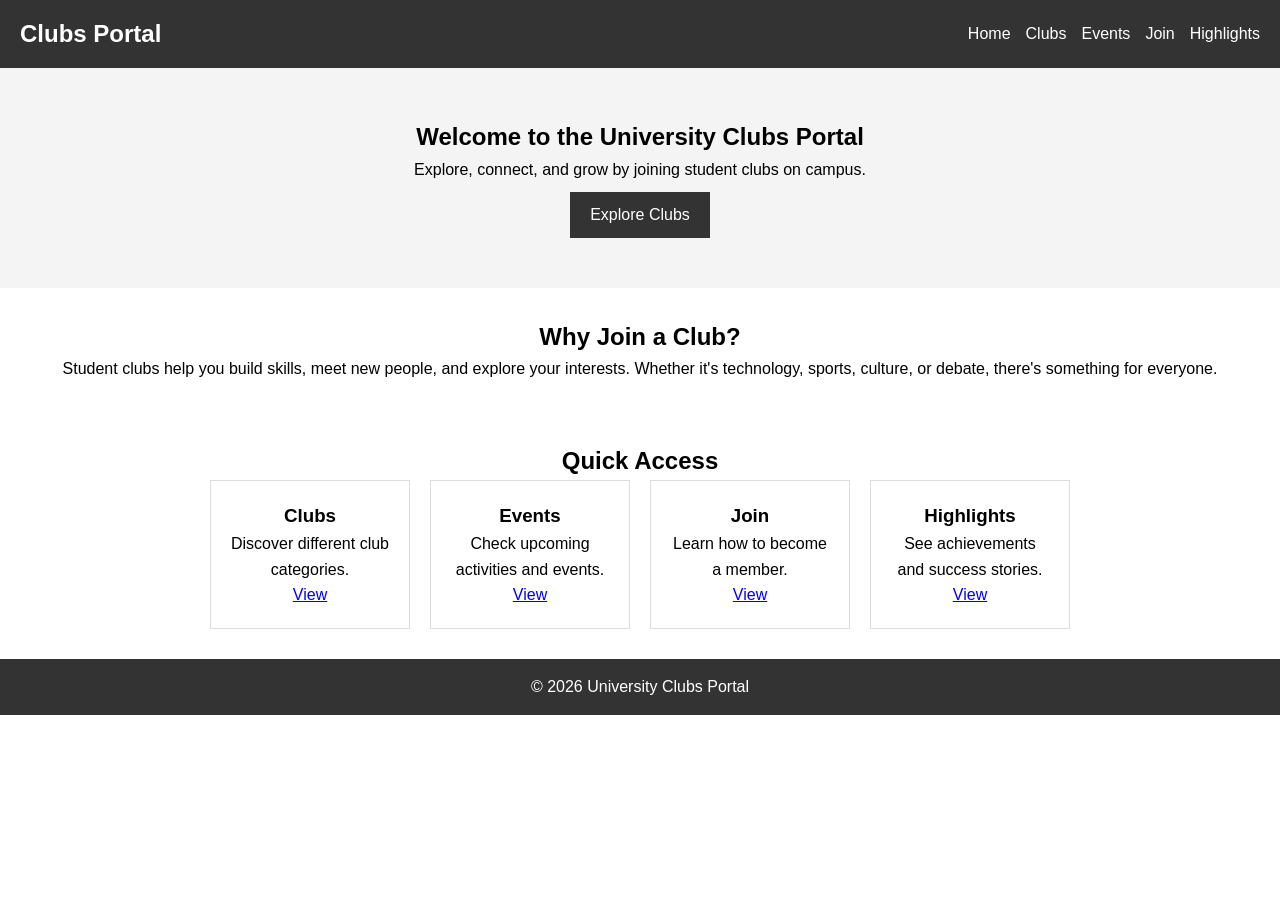
<file: src/index.html>
<!DOCTYPE html>
<html lang="en">
<head>
    <meta charset="UTF-8">
    <meta name="viewport" content="width=device-width, initial-scale=1.0">
    <title>University Clubs Portal</title>
    <link rel="stylesheet" href="../styles/styles.css">
</head>
<body>

    <!-- Navbar -->
    <header>
        <nav class="navbar">
            <h1>Clubs Portal</h1>
            <ul>
                <li><a href="index.html">Home</a></li>
                <li><a href="clubs.html">Clubs</a></li>
                <li><a href="events.html">Events</a></li>
                <li><a href="join.html">Join</a></li>
                <li><a href="highlights.html">Highlights</a></li>
            </ul>
        </nav>
    </header>

    <!-- Hero Section -->
    <section class="hero">
        <h2>Welcome to the University Clubs Portal</h2>
        <p>Explore, connect, and grow by joining student clubs on campus.</p>
        <a href="clubs.html" class="btn">Explore Clubs</a>
    </section>

    <!-- About Section -->
    <section class="about">
        <h2>Why Join a Club?</h2>
        <p>
            Student clubs help you build skills, meet new people, and explore your interests.
            Whether it's technology, sports, culture, or debate, there's something for everyone.
        </p>
    </section>

    <!-- Quick Links -->
    <section class="quick-links">
        <h2>Quick Access</h2>
        <div class="cards">
            <div class="card">
                <h3>Clubs</h3>
                <p>Discover different club categories.</p>
                <a href="clubs.html">View</a>
            </div>
            <div class="card">
                <h3>Events</h3>
                <p>Check upcoming activities and events.</p>
                <a href="events.html">View</a>
            </div>
            <div class="card">
                <h3>Join</h3>
                <p>Learn how to become a member.</p>
                <a href="join.html">View</a>
            </div>
            <div class="card">
                <h3>Highlights</h3>
                <p>See achievements and success stories.</p>
                <a href="highlights.html">View</a>
            </div>
        </div>
    </section>

    <!-- Footer -->
    <footer>
        <p>© 2026 University Clubs Portal</p>
    </footer>

</body>
</html>
</file>
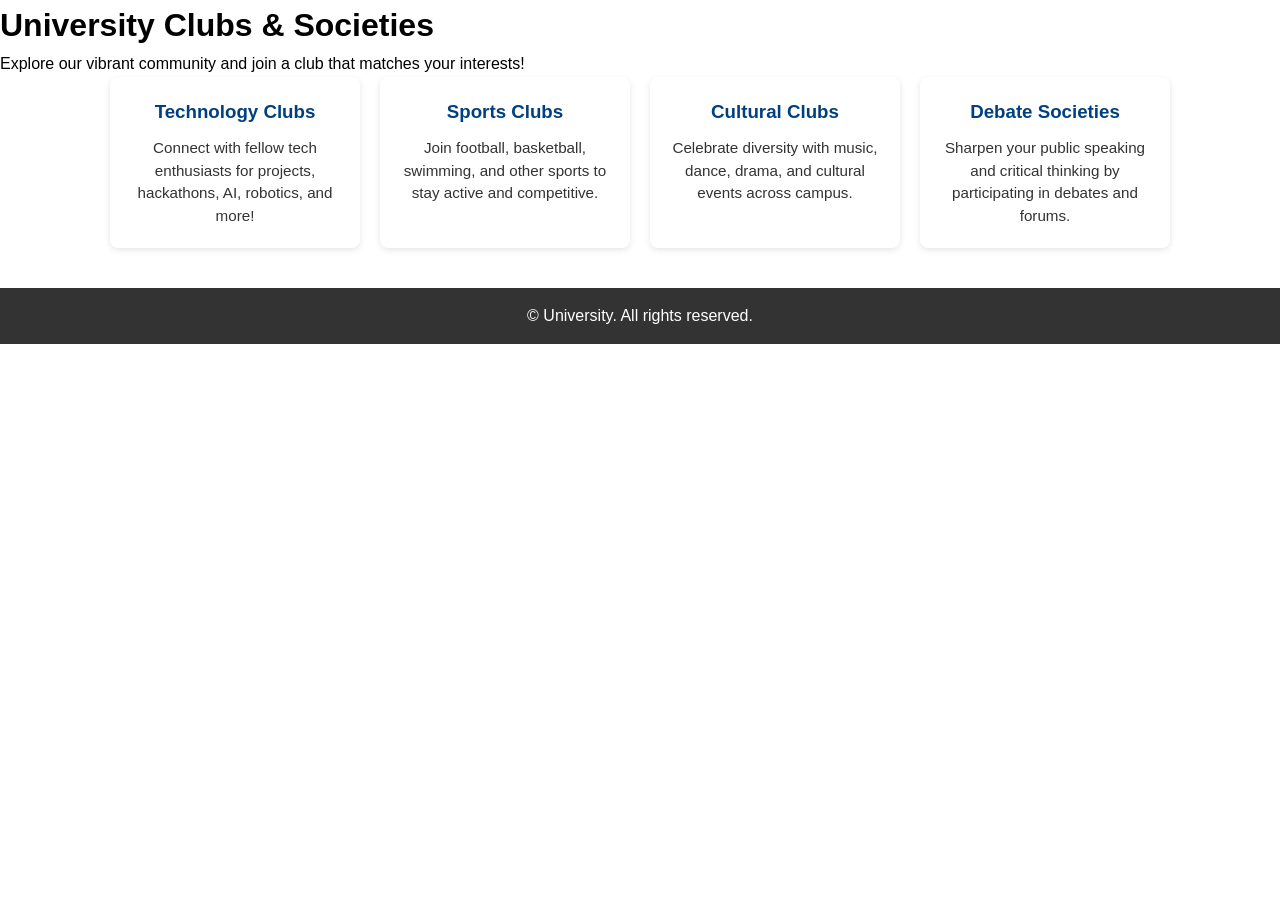
<file: src/clubs.html>
<!DOCTYPE html>
<html lang="en">
<head>
    <meta charset="UTF-8">
    <meta name="viewport" content="width=device-width, initial-scale=1.0">
    <title>University Clubs</title>
    <link rel="stylesheet" href="../styles/styles.css">
</head>
<body>

    <header>
        <h1>University Clubs & Societies</h1>
        <p>Explore our vibrant community and join a club that matches your interests!</p>
    </header>

    <div class="clubs-container">
    <div class="clubs-grid">
        <div class="club-card">
            <h3>Technology Clubs</h3>
            <p>Connect with fellow tech enthusiasts for projects, hackathons, AI, robotics, and more!</p>
        </div>

        <div class="club-card">
            <h3>Sports Clubs</h3>
            <p>Join football, basketball, swimming, and other sports to stay active and competitive.</p>
        </div>

        <div class="club-card">
            <h3>Cultural Clubs</h3>
            <p>Celebrate diversity with music, dance, drama, and cultural events across campus.</p>
        </div>

        <div class="club-card">
            <h3>Debate Societies</h3>
            <p>Sharpen your public speaking and critical thinking by participating in debates and forums.</p>
        </div>
    </div>
</div>
    <footer>
        &copy; University. All rights reserved.
    </footer>

</body>
</html>
</file>
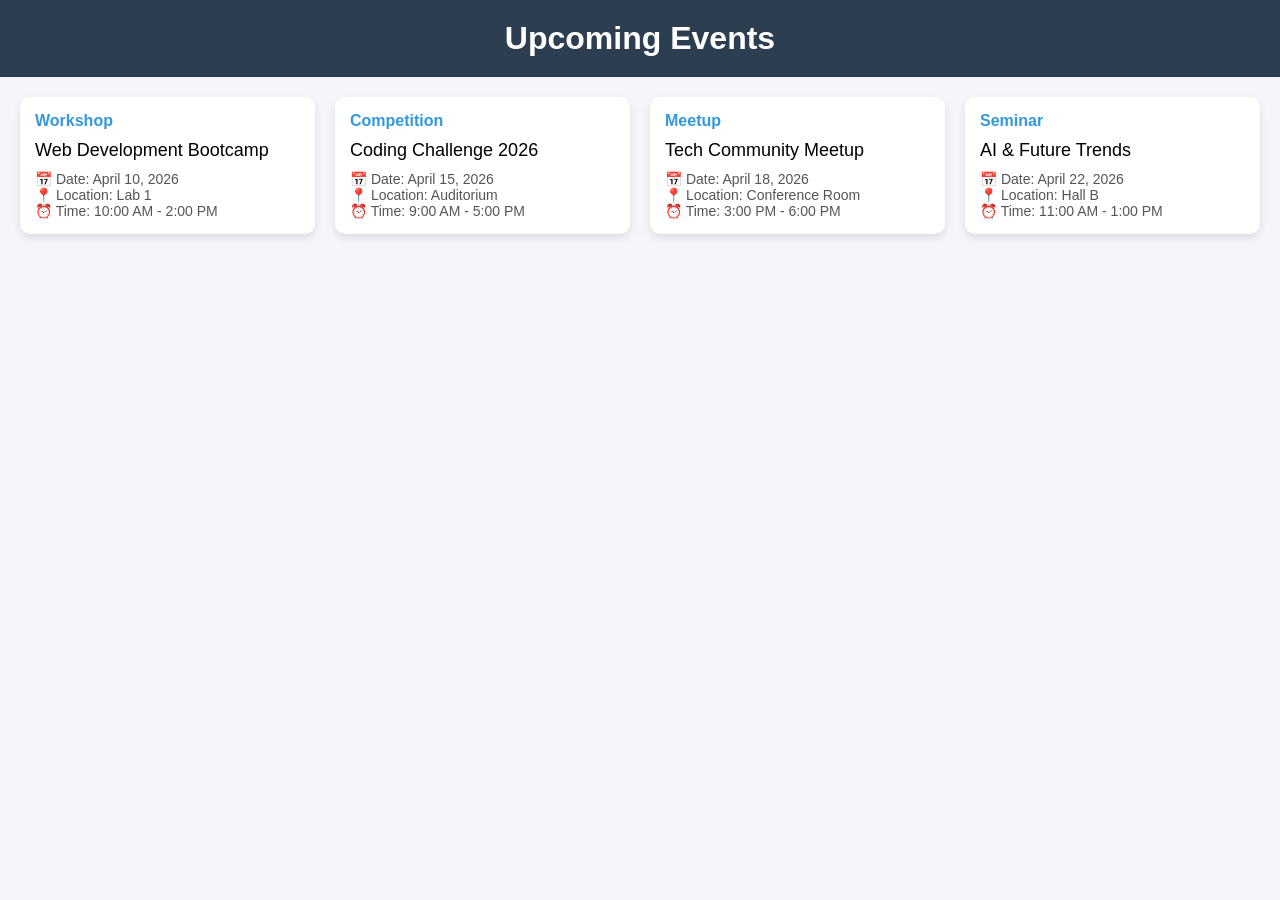
<file: src/events.html>
<!doctype html>
<html lang="en">
  <head>
    <meta charset="UTF-8" />
    <meta name="viewport" content="width=device-width, initial-scale=1.0" />
    <title>Events</title>

    <style>
      body {
        margin: 0;
        font-family: Arial, sans-serif;
        background-color: #f4f6f9;
      }

      header {
        background-color: #2c3e50;
        color: white;
        text-align: center;
        padding: 20px;
      }

      h1 {
        margin: 0;
      }

      .container {
        padding: 20px;
      }

      .events-grid {
        display: grid;
        grid-template-columns: repeat(4, 1fr);
        gap: 20px;
      }

      .event-card {
        background-color: white;
        border-radius: 10px;
        padding: 15px;
        box-shadow: 0 4px 8px rgba(0, 0, 0, 0.1);
        transition: 0.3s;
      }

      .event-card:hover {
        transform: scale(1.03);
      }

      .event-type {
        font-weight: bold;
        color: #3498db;
      }

      .event-title {
        font-size: 18px;
        margin: 10px 0;
      }

      .event-details {
        font-size: 14px;
        color: #555;
      }

      /* Responsive Design */

      @media (max-width: 1024px) {
        .events-grid {
          grid-template-columns: repeat(2, 1fr);
        }
      }

      @media (max-width: 600px) {
        .events-grid {
          grid-template-columns: 1fr;
        }

        header {
          font-size: 18px;
        }
      }
    </style>
  </head>
  <body>
    <header>
      <h1>Upcoming Events</h1>
    </header>

    <div class="container">
      <div class="events-grid">
        <!-- Workshop -->
        <div class="event-card">
          <div class="event-type">Workshop</div>
          <div class="event-title">Web Development Bootcamp</div>
          <div class="event-details">
            📅 Date: April 10, 2026<br />
            📍 Location: Lab 1<br />
            ⏰ Time: 10:00 AM - 2:00 PM
          </div>
        </div>

        <!-- Competition -->
        <div class="event-card">
          <div class="event-type">Competition</div>
          <div class="event-title">Coding Challenge 2026</div>
          <div class="event-details">
            📅 Date: April 15, 2026<br />
            📍 Location: Auditorium<br />
            ⏰ Time: 9:00 AM - 5:00 PM
          </div>
        </div>

        <!-- Meetup -->
        <div class="event-card">
          <div class="event-type">Meetup</div>
          <div class="event-title">Tech Community Meetup</div>
          <div class="event-details">
            📅 Date: April 18, 2026<br />
            📍 Location: Conference Room<br />
            ⏰ Time: 3:00 PM - 6:00 PM
          </div>
        </div>

        <!-- Seminar -->
        <div class="event-card">
          <div class="event-type">Seminar</div>
          <div class="event-title">AI & Future Trends</div>
          <div class="event-details">
            📅 Date: April 22, 2026<br />
            📍 Location: Hall B<br />
            ⏰ Time: 11:00 AM - 1:00 PM
          </div>
        </div>
      </div>
    </div>
  </body>
</html>
</file>
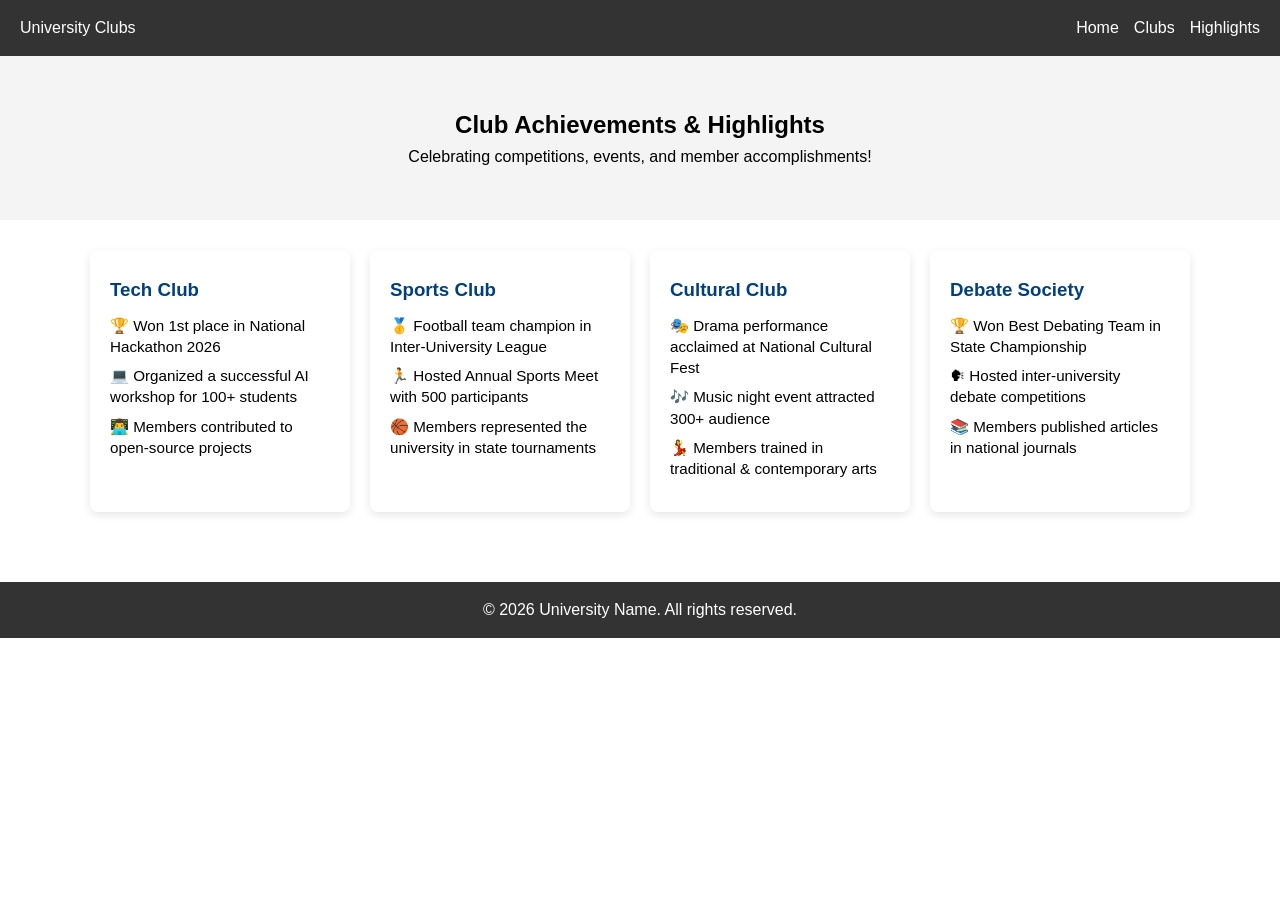
<file: src/highlights.html>
<!DOCTYPE html>
<html lang="en">
<head>
    <meta charset="UTF-8">
    <meta name="viewport" content="width=device-width, initial-scale=1.0">
    <title>Club Highlights</title>

<link rel="stylesheet" href="../styles/styles.css"></head>
<body>

    <!-- Navbar (reuse your existing navbar classes) -->
    <nav class="navbar">
        <div class="logo">University Clubs</div>
        <ul>
            <li><a href="index.html">Home</a></li>
            <li><a href="clubs.html">Clubs</a></li>
            <li><a href="highlights.html">Highlights</a></li>
        </ul>
    </nav>

    <!-- Hero Section -->
    <section class="hero">
        <h1>Club Achievements & Highlights</h1>
        <p>Celebrating competitions, events, and member accomplishments!</p>
    </section>

    <!-- Highlights Section -->
    <section class="highlights-container">
        <div class="highlights-grid">

            <div class="highlight-card">
                <h3>Tech Club</h3>
                <p>🏆 Won 1st place in National Hackathon 2026</p>
                <p>💻 Organized a successful AI workshop for 100+ students</p>
                <p>👨‍💻 Members contributed to open-source projects</p>
            </div>

            <div class="highlight-card">
                <h3>Sports Club</h3>
                <p>🥇 Football team champion in Inter-University League</p>
                <p>🏃 Hosted Annual Sports Meet with 500 participants</p>
                <p>🏀 Members represented the university in state tournaments</p>
            </div>

            <div class="highlight-card">
                <h3>Cultural Club</h3>
                <p>🎭 Drama performance acclaimed at National Cultural Fest</p>
                <p>🎶 Music night event attracted 300+ audience</p>
                <p>💃 Members trained in traditional & contemporary arts</p>
            </div>

            <div class="highlight-card">
                <h3>Debate Society</h3>
                <p>🏆 Won Best Debating Team in State Championship</p>
                <p>🗣 Hosted inter-university debate competitions</p>
                <p>📚 Members published articles in national journals</p>
            </div>

        </div>
    </section>

    <!-- Footer -->
    <footer>
        &copy; 2026 University Name. All rights reserved.
    </footer>

</body>
</html>
</file>
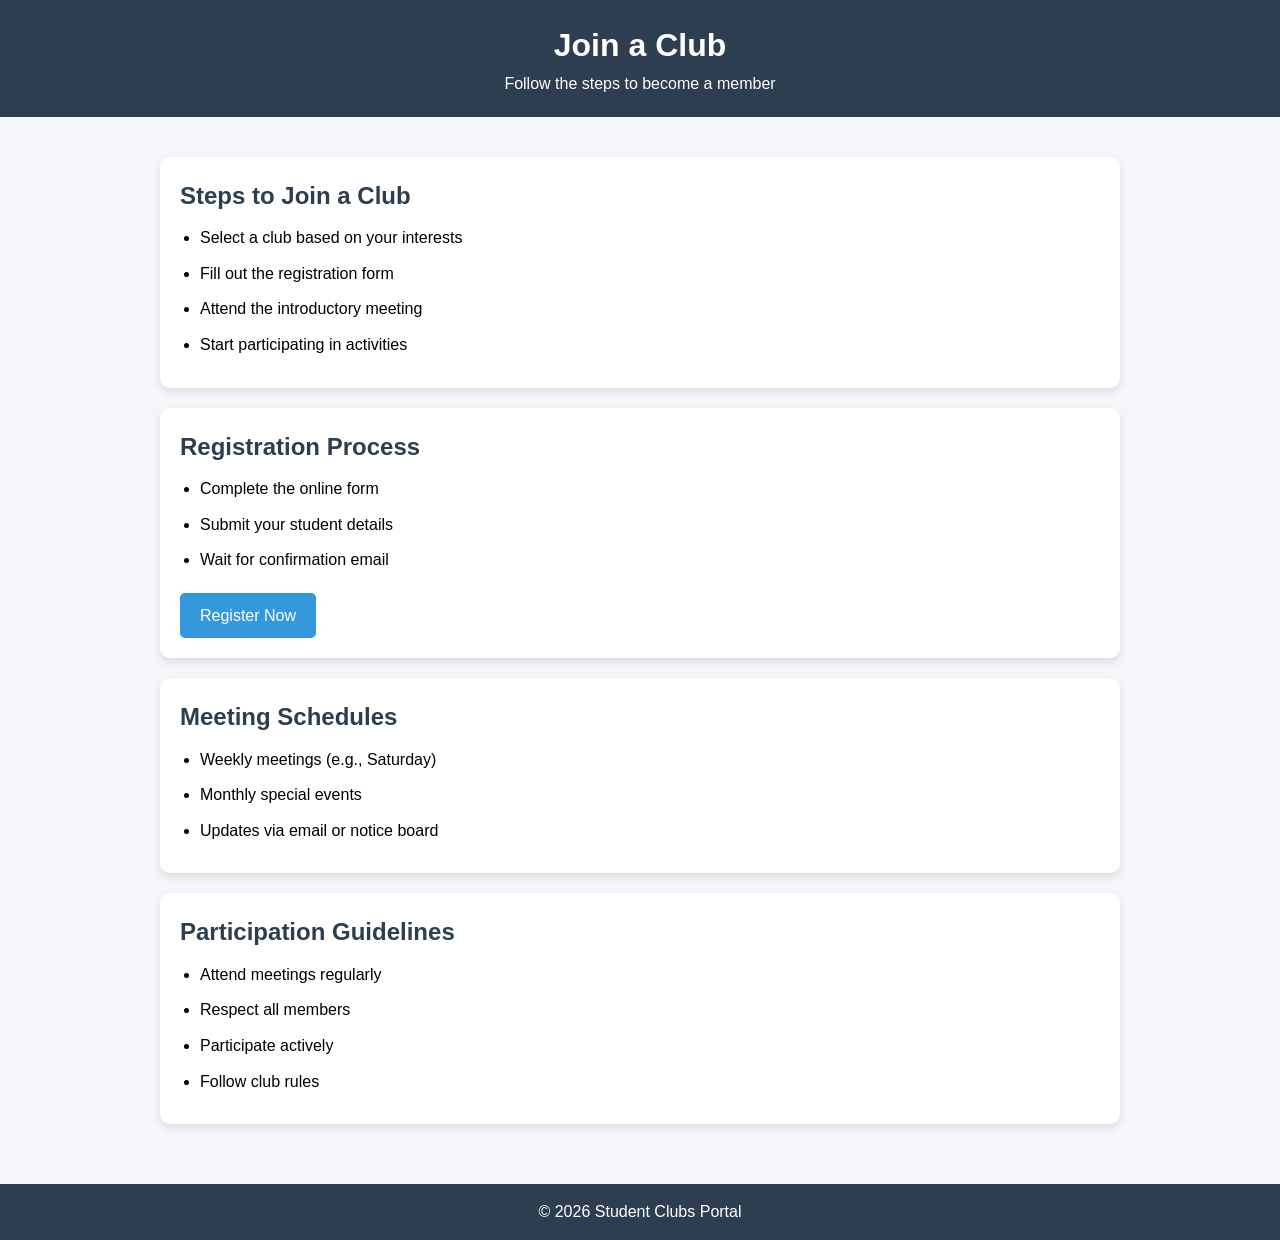
<file: src/join.html>
<!DOCTYPE html>
<html lang="en">
<head>
    <meta charset="UTF-8">
    <meta name="viewport" content="width=device-width, initial-scale=1.0">
    <title>Join a Club</title>

    <style>
        * {
            margin: 0;
            padding: 0;
            box-sizing: border-box;
        }

        body {
            font-family: Arial, sans-serif;
            background-color: #f4f6f9;
            line-height: 1.6;
        }

        header {
            background-color: #2c3e50;
            color: white;
            text-align: center;
            padding: 20px;
        }

        .container {
            max-width: 1000px;
            margin: auto;
            padding: 20px;
        }

        .card {
            background: white;
            margin: 20px 0;
            padding: 20px;
            border-radius: 10px;
            box-shadow: 0 4px 8px rgba(0,0,0,0.1);
            transition: 0.3s;
        }

        .card:hover {
            transform: scale(1.02);
        }

        h2 {
            color: #2c3e50;
            margin-bottom: 10px;
        }

        ul {
            margin-left: 20px;
        }

        li {
            margin: 10px 0;
        }

        .btn {
            display: inline-block;
            padding: 10px 20px;
            background-color: #3498db;
            color: white;
            text-decoration: none;
            border-radius: 5px;
            margin-top: 10px;
        }

        .btn:hover {
            background-color: #2980b9;
        }

        footer {
            text-align: center;
            padding: 15px;
            background-color: #2c3e50;
            color: white;
            margin-top: 20px;
        }

        /* Responsive Design */
        @media (max-width: 600px) {
            header h1 {
                font-size: 22px;
            }

            .container {
                padding: 10px;
            }
        }
    </style>
</head>

<body>

<header>
    <h1>Join a Club</h1>
    <p>Follow the steps to become a member</p>
</header>

<div class="container">

    <!-- Steps -->
    <div class="card">
        <h2>Steps to Join a Club</h2>
        <ul>
            <li>Select a club based on your interests</li>
            <li>Fill out the registration form</li>
            <li>Attend the introductory meeting</li>
            <li>Start participating in activities</li>
        </ul>
    </div>

    <!-- Registration -->
    <div class="card">
        <h2>Registration Process</h2>
        <ul>
            <li>Complete the online form</li>
            <li>Submit your student details</li>
            <li>Wait for confirmation email</li>
        </ul>
        <a href="#" class="btn">Register Now</a>
    </div>

    <!-- Meetings -->
    <div class="card">
        <h2>Meeting Schedules</h2>
        <ul>
            <li>Weekly meetings (e.g., Saturday)</li>
            <li>Monthly special events</li>
            <li>Updates via email or notice board</li>
        </ul>
    </div>

    <!-- Guidelines -->
    <div class="card">
        <h2>Participation Guidelines</h2>
        <ul>
            <li>Attend meetings regularly</li>
            <li>Respect all members</li>
            <li>Participate actively</li>
            <li>Follow club rules</li>
        </ul>
    </div>

</div>

<footer>
    <p>© 2026 Student Clubs Portal</p>
</footer>

</body>
</html>
</file>
<file: styles/styles.css>
* {
    margin: 0;
    padding: 0;
    box-sizing: border-box;
    font-family: Arial, sans-serif;
}

body {
    line-height: 1.6;
}

/* Navbar */
.navbar {
    display: flex;
    justify-content: space-between;
    align-items: center;
    background: #333;
    color: #fff;
    padding: 15px 20px;
}

.navbar ul {
    list-style: none;
    display: flex;
}

.navbar ul li {
    margin-left: 15px;
}

.navbar a {
    color: #fff;
    text-decoration: none;
}

/* Hero */
.hero {
    text-align: center;
    padding: 50px 20px;
    background: #f4f4f4;
}

.btn {
    display: inline-block;
    margin-top: 10px;
    padding: 10px 20px;
    background: #333;
    color: #fff;
    text-decoration: none;
}

/* Sections */
section {
    padding: 30px 20px;
    text-align: center;
}

/* Cards */
.cards {
    display: flex;
    justify-content: center;
    gap: 20px;
    flex-wrap: wrap;
}

.card {
    border: 1px solid #ddd;
    padding: 20px;
    width: 200px;
}

/* Clubs Section */
.clubs-container {
    width: 90%;
    max-width: 1200px;
    margin: 0 auto 40px auto;
}

.clubs-grid {
    display: flex;
    flex-wrap: wrap;
    justify-content: center;
    gap: 20px;
}

.club-card {
    background-color: #fff;
    border-radius: 8px;
    padding: 20px;
    width: 250px;
    box-shadow: 0 2px 6px rgba(0, 0, 0, 0.1);
    text-align: center;
    transition: transform 0.3s ease, box-shadow 0.3s ease;
}

.club-card:hover {
    transform: translateY(-5px);
    box-shadow: 0 6px 12px rgba(0, 0, 0, 0.15);
}

.club-card h3 {
    color: #004080;
    margin-bottom: 10px;
}

.club-card p {
    font-size: 0.95rem;
    line-height: 1.5;
    color: #333;
}

/* Highlights Section */
.highlights-container {
    width: 90%;
    max-width: 1200px;
    margin: 0 auto 40px auto;
}

.highlights-grid {
    display: flex;
    flex-wrap: wrap;
    gap: 20px;
    justify-content: center;
}

.highlight-card {
    background-color: #fff;
    border-radius: 8px;
    padding: 25px 20px;
    width: 260px;
    box-shadow: 0 3px 8px rgba(0,0,0,0.1);
    text-align: left;
    transition: transform 0.3s ease, box-shadow 0.3s ease;
}

.highlight-card:hover {
    transform: translateY(-5px);
    box-shadow: 0 8px 16px rgba(0,0,0,0.15);
}

.highlight-card h3 {
    color: #004080;
    margin-bottom: 10px;
}

.highlight-card p {
    font-size: 0.95rem;
    line-height: 1.4;
    margin-bottom: 8px;
}

/* Footer */
footer {
    text-align: center;
    padding: 15px;
    background: #333;
    color: #fff;
}

/* Responsive */
@media (max-width: 768px) {
    .navbar ul {
        flex-direction: column;
        align-items: center;
    }

    .cards {
        flex-direction: column;
        align-items: center;
    }

    .clubs-grid {
        flex-direction: column;
        align-items: center;
    }

    .club-card {
        width: 90%;
    }

    .highlights-grid {
        flex-direction: column;
        align-items: center;
    }

    .highlight-card {
        width: 90%;
    }
}* {
    margin: 0;
    padding: 0;
    box-sizing: border-box;
    font-family: Arial, sans-serif;
}

body {
    line-height: 1.6;
}

/* Navbar */
.navbar {
    display: flex;
    justify-content: space-between;
    align-items: center;
    background: #333;
    color: #fff;
    padding: 15px 20px;
}

.navbar ul {
    list-style: none;
    display: flex;
}

.navbar ul li {
    margin-left: 15px;
}

.navbar a {
    color: #fff;
    text-decoration: none;
}

/* Hero */
.hero {
    text-align: center;
    padding: 50px 20px;
    background: #f4f4f4;
}

.btn {
    display: inline-block;
    margin-top: 10px;
    padding: 10px 20px;
    background: #333;
    color: #fff;
    text-decoration: none;
}

/* Sections */
section {
    padding: 30px 20px;
    text-align: center;
}

/* Cards */
.cards {
    display: flex;
    justify-content: center;
    gap: 20px;
    flex-wrap: wrap;
}

.card {
    border: 1px solid #ddd;
    padding: 20px;
    width: 200px;
}

/* Clubs Section */
.clubs-container {
    width: 90%;
    max-width: 1200px;
    margin: 0 auto 40px auto;
}

.clubs-grid {
    display: flex;
    flex-wrap: wrap;
    justify-content: center;
    gap: 20px;
}

.club-card {
    background-color: #fff;
    border-radius: 8px;
    padding: 20px;
    width: 250px;
    box-shadow: 0 2px 6px rgba(0, 0, 0, 0.1);
    text-align: center;
    transition: transform 0.3s ease, box-shadow 0.3s ease;
}

.club-card:hover {
    transform: translateY(-5px);
    box-shadow: 0 6px 12px rgba(0, 0, 0, 0.15);
}

.club-card h3 {
    color: #004080;
    margin-bottom: 10px;
}

.club-card p {
    font-size: 0.95rem;
    line-height: 1.5;
    color: #333;
}

/* Highlights Section */
.highlights-container {
    width: 90%;
    max-width: 1200px;
    margin: 0 auto 40px auto;
}

.highlights-grid {
    display: flex;
    flex-wrap: wrap;
    gap: 20px;
    justify-content: center;
}

.highlight-card {
    background-color: #fff;
    border-radius: 8px;
    padding: 25px 20px;
    width: 260px;
    box-shadow: 0 3px 8px rgba(0,0,0,0.1);
    text-align: left;
    transition: transform 0.3s ease, box-shadow 0.3s ease;
}

.highlight-card:hover {
    transform: translateY(-5px);
    box-shadow: 0 8px 16px rgba(0,0,0,0.15);
}

.highlight-card h3 {
    color: #004080;
    margin-bottom: 10px;
}

.highlight-card p {
    font-size: 0.95rem;
    line-height: 1.4;
    margin-bottom: 8px;
}

/* Footer */
footer {
    text-align: center;
    padding: 15px;
    background: #333;
    color: #fff;
}

/* Responsive */
@media (max-width: 768px) {
    .navbar ul {
        flex-direction: column;
        align-items: center;
    }

    .cards {
        flex-direction: column;
        align-items: center;
    }

    .clubs-grid {
        flex-direction: column;
        align-items: center;
    }

    .club-card {
        width: 90%;
    }

    .highlights-grid {
        flex-direction: column;
        align-items: center;
    }

    .highlight-card {
        width: 90%;
    }
}
</file>
